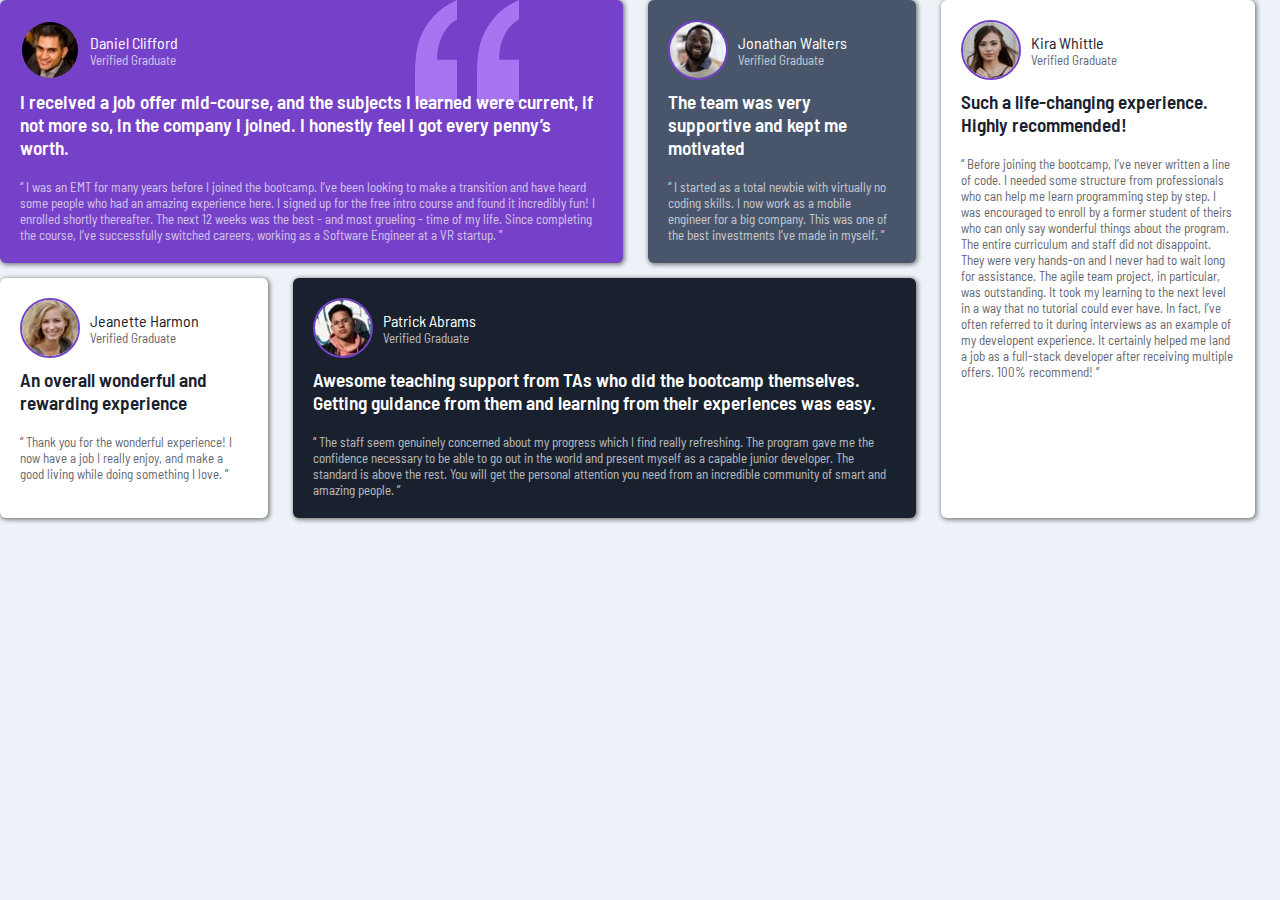
<file: Testimonial sol week 3/index.html>
<!DOCTYPE html>
<html lang="en">

<head>
    <meta charset="UTF-8">
    <meta name="viewport" content="width=device-width, initial-scale=1.0">
    <link rel="icon" type="image/png" sizes="32x32" href="./images/favicon-32x32.png">
    <link rel="stylesheet" href="style.css">
    <link rel="preconnect" href="https://fonts.googleapis.com">
    <link rel="preconnect" href="https://fonts.gstatic.com" crossorigin>
    <link href="https://fonts.googleapis.com/css2?family=Barlow+Semi+Condensed:wght@600&display=swap" rel="stylesheet">
    <title>Testimonial Challenge</title>
</head>

<body>
    <div id="testimonial-main-container">
        <div id="left-container">
            <div id="top">
                <div id="testimonial-1" class="grid-item">
                    <div class="header">
                        <img src="./images/image-daniel.jpg" alt="daniel profile picture">
                        <div class="header-txt">
                            <p class="name">Daniel Clifford</p>
                            <p>Verified Graduate</p>
                        </div>
                    </div>
                    <h4>I received a job offer mid-course, and the subjects I learned were current, if not more so,
                        in the company I joined. I honestly feel I got every penny’s worth.</h4>
                    <p>
                        “ I was an EMT for many years before I joined the bootcamp. I’ve been looking to make a
                        transition and have heard some people who had an amazing experience here. I signed up
                        for the free intro course and found it incredibly fun! I enrolled shortly thereafter.
                        The next 12 weeks was the best - and most grueling - time of my life. Since completing
                        the course, I’ve successfully switched careers, working as a Software Engineer at a VR startup.
                        ”</p>
                </div>
                <div id="testimonial-2" class="grid-item">
                    <div class="header">
                        <img src="./images/image-jonathan.jpg" alt="jonathan profile pic">
                        <div class="header-txt">
                            <p class="name">Jonathan Walters</p>
                            <p>Verified Graduate</p>
                        </div>
                    </div>

                    <h4> The team was very supportive and kept me motivated</h4>
                    <p>“ I started as a total newbie with virtually no coding skills. I now work as a mobile engineer
                        for a big company. This was one of the best investments I’ve made in myself. ”</p>
                </div>
            </div>
            <div id="bottom">
                <div id="testimonial-3" class="grid-item">
                    <div class="header">
                        <img src="./images/image-jeanette.jpg" alt="jeanette profile pic">
                        <div class="header-txt">
                            <p class="name">Jeanette Harmon</p>
                            <p>Verified Graduate</p>
                        </div>
                    </div>

                    <h4>An overall wonderful and rewarding experience</h4>
                    <p>“ Thank you for the wonderful experience! I now have a job I really enjoy, and make a good living
                        while doing something I love. ”</p>
                </div>
                <div id="testimonial-4" class="grid-item">
                    <div class="header">
                        <img src="./images/image-patrick.jpg" alt="patrick profile pic">
                        <div class="header-txt">
                            <p class="name">Patrick Abrams</p>
                            <p>Verified Graduate</p>
                        </div>
                    </div>

                    <h4>Awesome teaching support from TAs who did the bootcamp themselves. Getting guidance from them
                        and
                        learning from their experiences was easy.</h4>

                    <p> “ The staff seem genuinely concerned about my progress which I find really refreshing. The
                        program
                        gave me the confidence necessary to be able to go out in the world and present myself as a
                        capable
                        junior developer. The standard is above the rest. You will get the personal attention you need
                        from
                        an incredible community of smart and amazing people. ”</p>
                </div>
            </div>
        </div>
        <div id="testimonial-5" class="grid-item">
            <div class="header">
                <img src="./images/image-kira.jpg" alt="kira profile pic">
                <div class="header-txt">
                    <p class="name">Kira Whittle</p>
                    <p>Verified Graduate</p>
                </div>
            </div>

            <h4>Such a life-changing experience. Highly recommended!</h4>
            <p>“ Before joining the bootcamp, I’ve never written a line of code. I needed some structure from
                professionals who can help me learn programming step by step. I was encouraged to enroll by a former
                student of theirs who can only say wonderful things about the program. The entire curriculum and staff
                did not disappoint. They were very hands-on and I never had to wait long for assistance. The agile team
                project, in particular, was outstanding. It took my learning to the next level in a way that no tutorial
                could ever have. In fact, I’ve often referred to it during interviews as an example of my developent
                experience. It certainly helped me land a job as a full-stack developer after receiving multiple offers.
                100% recommend! ”</p>
        </div>

    </div>
</body>

</html>
</file>
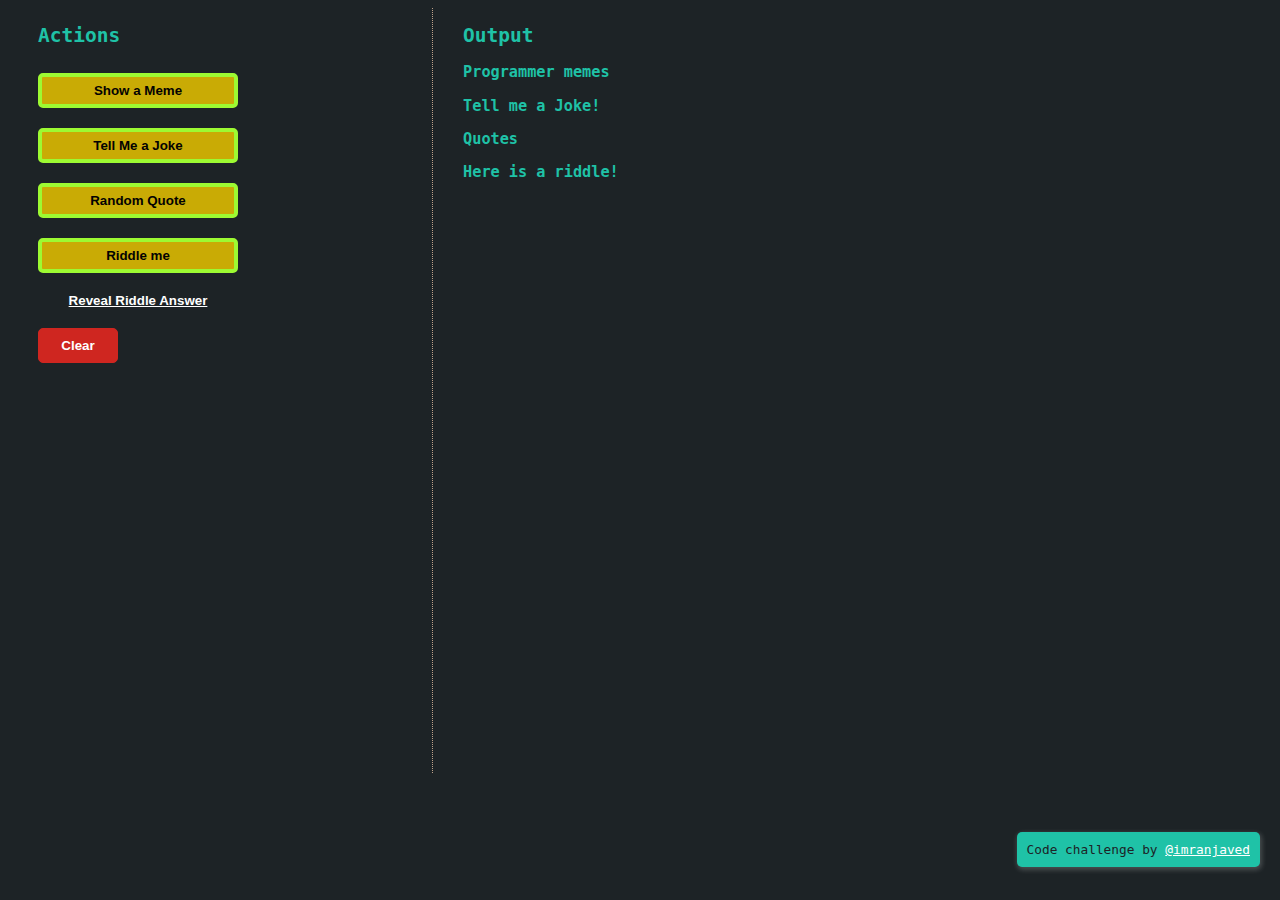
<file: Week_2/HTML_Javascript MEME Generator/index.html>
<!DOCTYPE html>
<html lang="en">
  <head>
    <meta charset="UTF-8" />
    <meta http-equiv="X-UA-Compatible" content="IE=edge" />
    <meta name="viewport" content="width=device-width, initial-scale=1.0" />
    <title>Lesson 7 Challenge Starter</title>
    <link rel="stylesheet" href="./style.css" />
  </head>
  <body>
    <!-- Notice how we have used "semantic HTML" here -->
    <!-- Re-read the lesson if you don't understand what that means -->
    <!-- https://www.zachgollwitzer.com/posts/2021/fullstack-developer-series/7-html-crash-course-->
    <main>

      <!-- No need to change anything in this section -->
      <section class="sidebar">
        <h2>Actions</h2>
        <button onclick="showMeme()">Show a Meme</button>
        <button onclick="showJoke()">Tell Me a Joke</button>
        <button onclick="showQuote()">Random Quote</button>
        <button onclick="showRiddle()">Riddle me</button>
        <button class="reveal-btn" onclick="revealAnswers()">
          Reveal Riddle Answer
        </button>
        <button class="clear-btn" onclick="clearAll()">Clear</button>
        <p class="attribution">
          Code challenge by
          <a href="https://www.linkedin.com/in/imran-javed-01b629247/" target="_blank">@imranjaved</a>
        </p>
      </section>

      <section class="content">
        <!-- Your HTML code goes here -->
        <h2>Output</h2>
        <div>
          <h3>Programmer memes</h3>
          <div class="meme-content"></div>
        </div>
        <div>
          <h3>Tell me a Joke!</h3>
          <div class="joke-content"></div>
        </div>
        <div>
          <h3>Quotes</h3>
          <div class="quote-content"></div>
        </div>
        <div>
          <h3>Here is a riddle!</h3>
          <div class="riddle-content"></div>
        </div>

      </section>

    </main>
    <script src="./script.js"></script>
  </body>
</html>
</file>
<file: Testimonial sol week 3/style.css>
* {
    box-sizing: border-box;
    margin: 0;
    padding: 0;
}

body {
    background-color: hsl(210, 46%, 95%);
    font-family: 'Barlow Semi Condensed', sans-serif;
}

.header {
    display: flex;
    align-items: center;
    margin-bottom: 10px;
    z-index: 1;
    
}

.header .name {
    opacity: 100%;
    font-size: 1rem;
}

.header img {
    border-radius: 50%;
    margin-right: 10px;
    border: 2px solid #7541c8;
}

.grid-item h4 {
    margin-bottom: 20px;
    font-size: 1.2rem;
    font-weight: 600;
}

.grid-item p {
    opacity: 70%;
}

#testimonial-main-container {
    margin: 5% 3%;
}

.grid-item {
    margin-bottom: 15px;
    padding: 20px;
    border-radius: 6px;
    box-shadow: 1px 1px 4px 1px grey;
    font-size: 13px;
}

#testimonial-1 {
    background-color: hsl(263, 55%, 52%);
    color: white;
    grid-column: 1/3;
    background-image: url('./images/bg-pattern-quotation.svg');
    background-repeat: no-repeat;
    background-position: 80% 0;
    z-index: 0;
}

#testimonial-2 {
    background-color: hsl(217, 19%, 35%);
    color: white;
}

#testimonial-3,
#testimonial-5 {
    background-color: hsl(0, 0%, 100%);
    color: hsl(219, 29%, 14%);
}

#testimonial-4 {
    background-color: hsl(219, 29%, 14%);
    color: white;
}



@media (min-width: 600px) {

    #top,
    #bottom,
    #testimonial-main-container,
    #left-container {
        display: flex;
    }

    #testimonial-5 {
        flex-basis: 25%;
    }

    #left-container {
        flex-direction: column;
        flex-basis: 75%;
    }

    #testimonial-1,
    #testimonial-4 {
        flex-basis: 70%;
    }

    #testimonial-2,
    #testimonial-3 {
        flex-basis: 30%;
    }

    #left,
    .grid-item {
        margin-right: 25px;
    }

    #top {
        flex-basis: 700%;
    }

    #testimonial-main-container {
        max-width: 1440px;
        margin: 0 auto;
    }
}
</file>
<file: Week_2/HTML_Javascript MEME Generator/style.css>
/* 
NO ACTION REQUIRED BY YOU

Don't worry about this section.  These CSS styles are here to make the HTML document look cleaner, but are not part of the lesson.

Just write your HTML however you want and these will automatically work.
*/

body {
  background-color: #1d2326;
  color: #1fc2a7;
  font-family: monospace;
}

main {
  display: flex;
  flex-direction: row;
}

img {
  border: 1px solid white;
  border-radius: 5px;
  max-width: 350px;
  width: 100%;
}

p {
  color: #a0b9ca;
}

.attribution {
  position: absolute;
  right: 20px;
  bottom: 20px;
  font-size: 0.8rem;
  background-color: #1fc2a7;
  padding: 10px;
  border-radius: 5px;
  color: #1d2326;
  box-shadow: 1px 2px 5px 1px rgba(255, 255, 255, 0.2);
}

a {
  color: white;
}

a:hover {
  opacity: 0.8;
}

.content {
  width: 65%;
  padding-left: 30px;
  padding-right: 20px;
}

.content p {
  max-width: 80%;
}

.sidebar {
  display: flex;
  flex-direction: column;
  width: 30%;
  padding-left: 30px;
  padding-right: 30px;
  border-right: 1px dotted #bfa38a;
  height: 85vh;
}

button {
  width: 200px;
  max-width: 100%;
  margin-top: 10px;
  margin-bottom: 10px;
  height: 35px;
  border: 4px solid rgb(157, 250, 50);
  background: transparent;
  color: hsl(0, 33%, 1%);
  background-color: #c9ab05;
  border-radius: 5px;
  font-weight: bold;
}

button:hover {
  cursor: pointer;
  background-color: rgb(238, 228, 228);
  color: #e26b26;
}

.clear-btn {
  border: none;
  margin: 0;
  width: 80px;
  max-width: 100%;
  margin-top: 10px;
  margin-bottom: 10px;
  height: 35px;
  border: 1px solid #cf2620;
  background: transparent;
  color: #ffffff;
  border-radius: 5px;
  background-color: #cf2620;
  font-weight: bolder;
}

.clear-btn:hover {
  cursor: pointer;
  background-color: #0bee8f;
  color: #ffffff;
  border: 1px solid #0bee8f;
}

.reveal-btn {
  border: none;
  text-decoration: underline;
  background-color: transparent;
  color: white;
  margin: 0;
}

.reveal-btn:hover {
  color: rgb(241, 218, 82);
  background-color: transparent;
}
</file>
